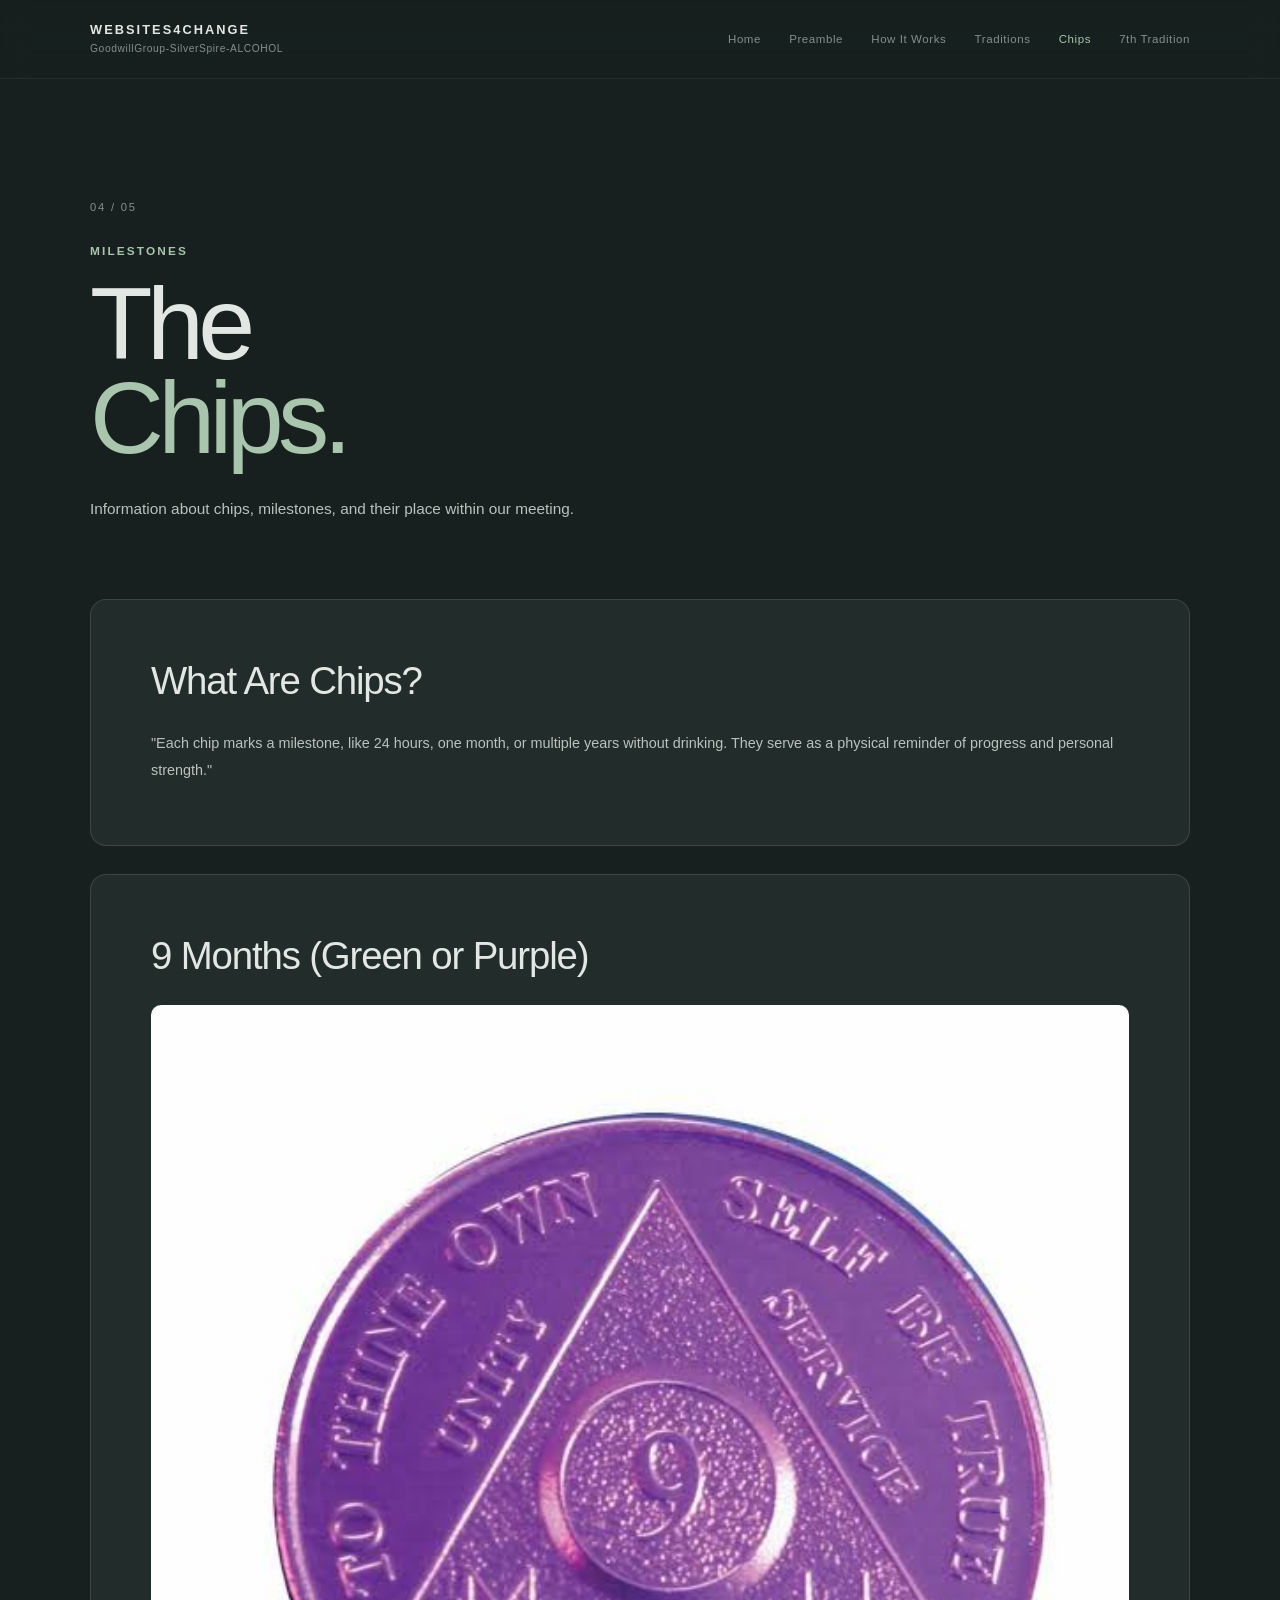
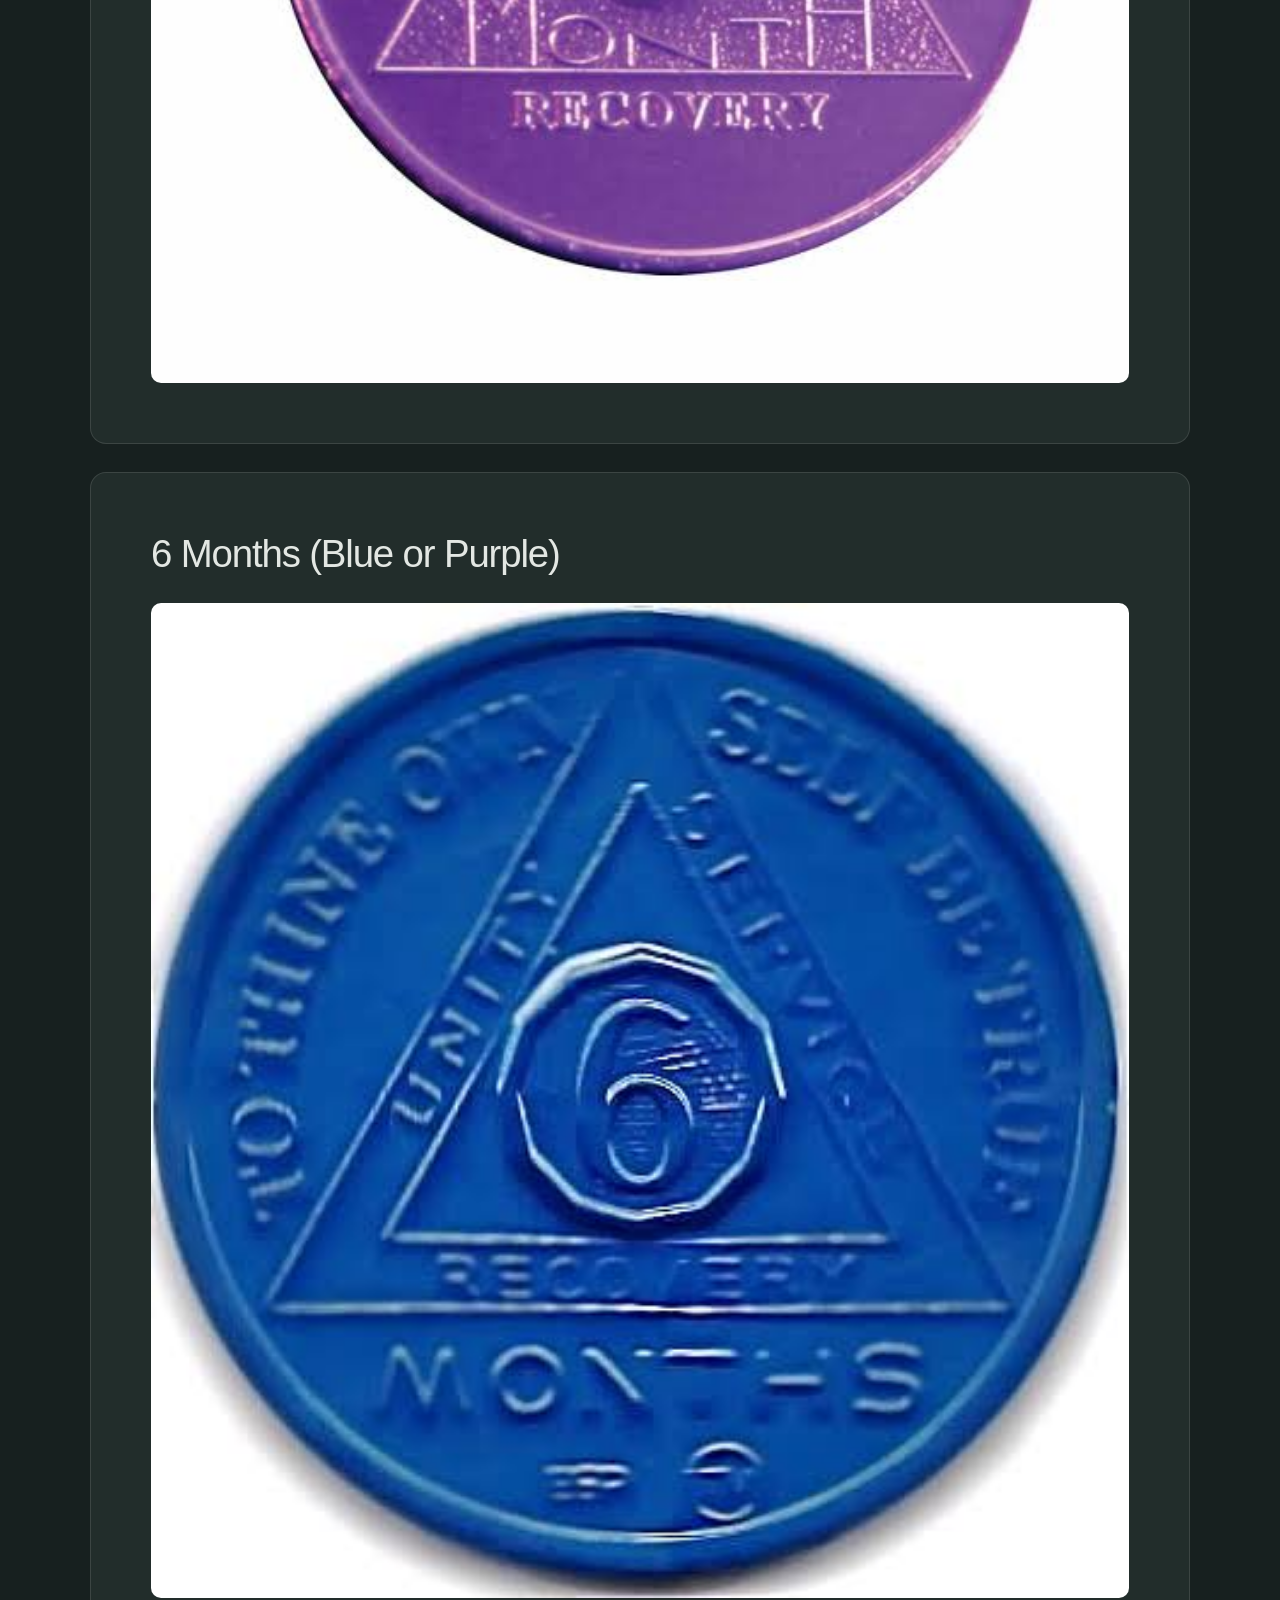
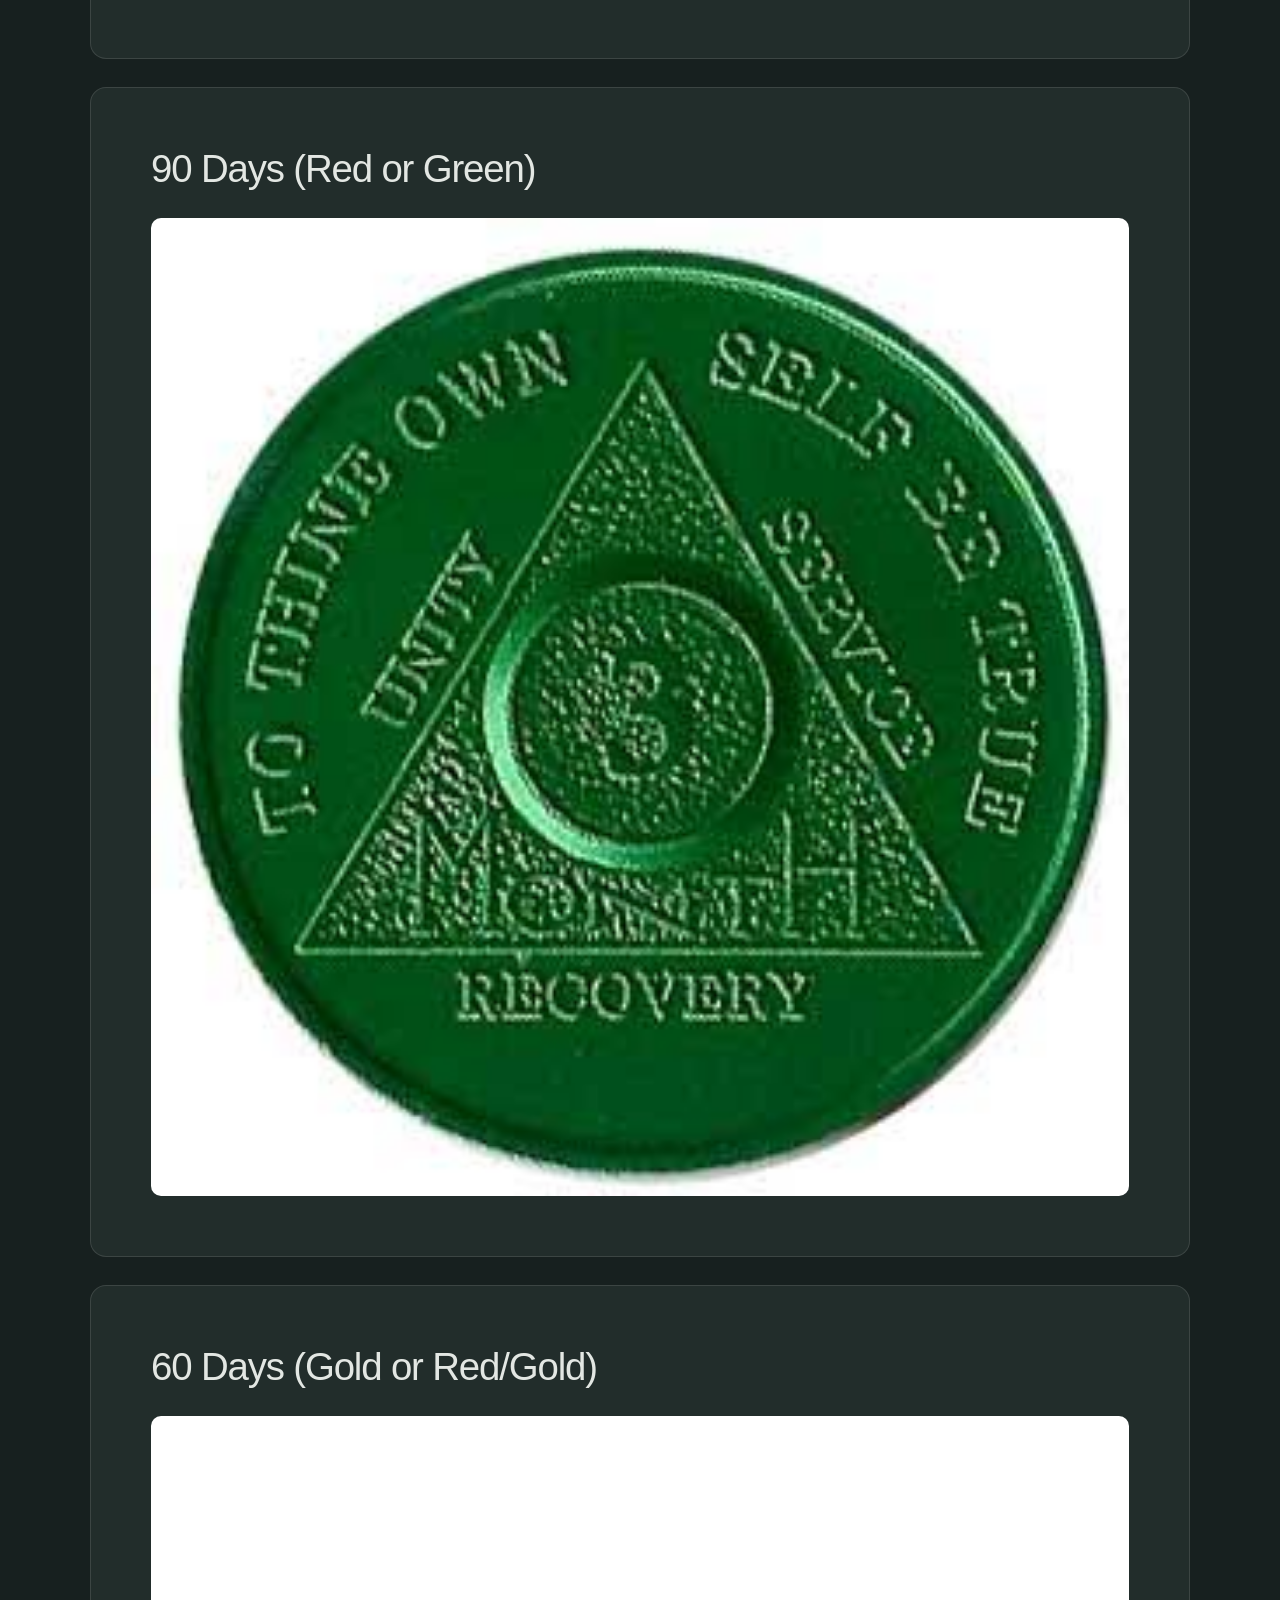
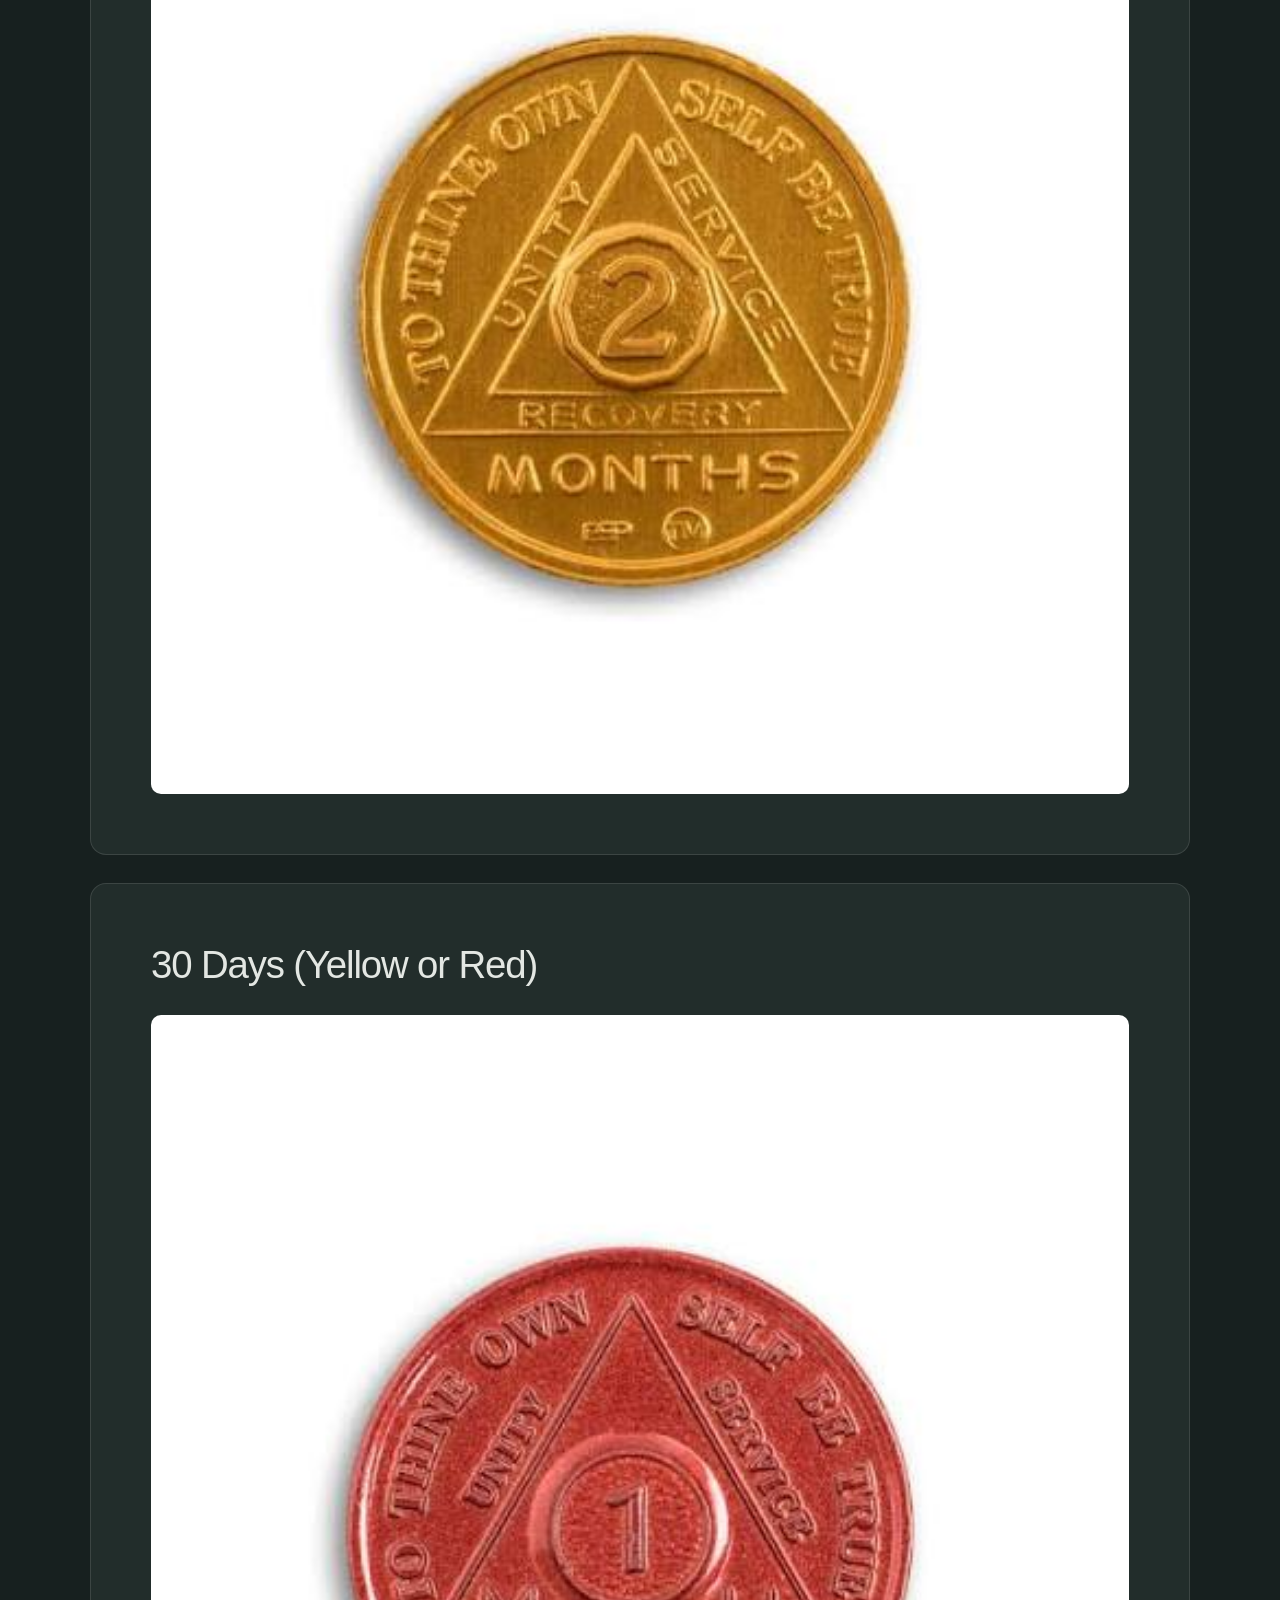
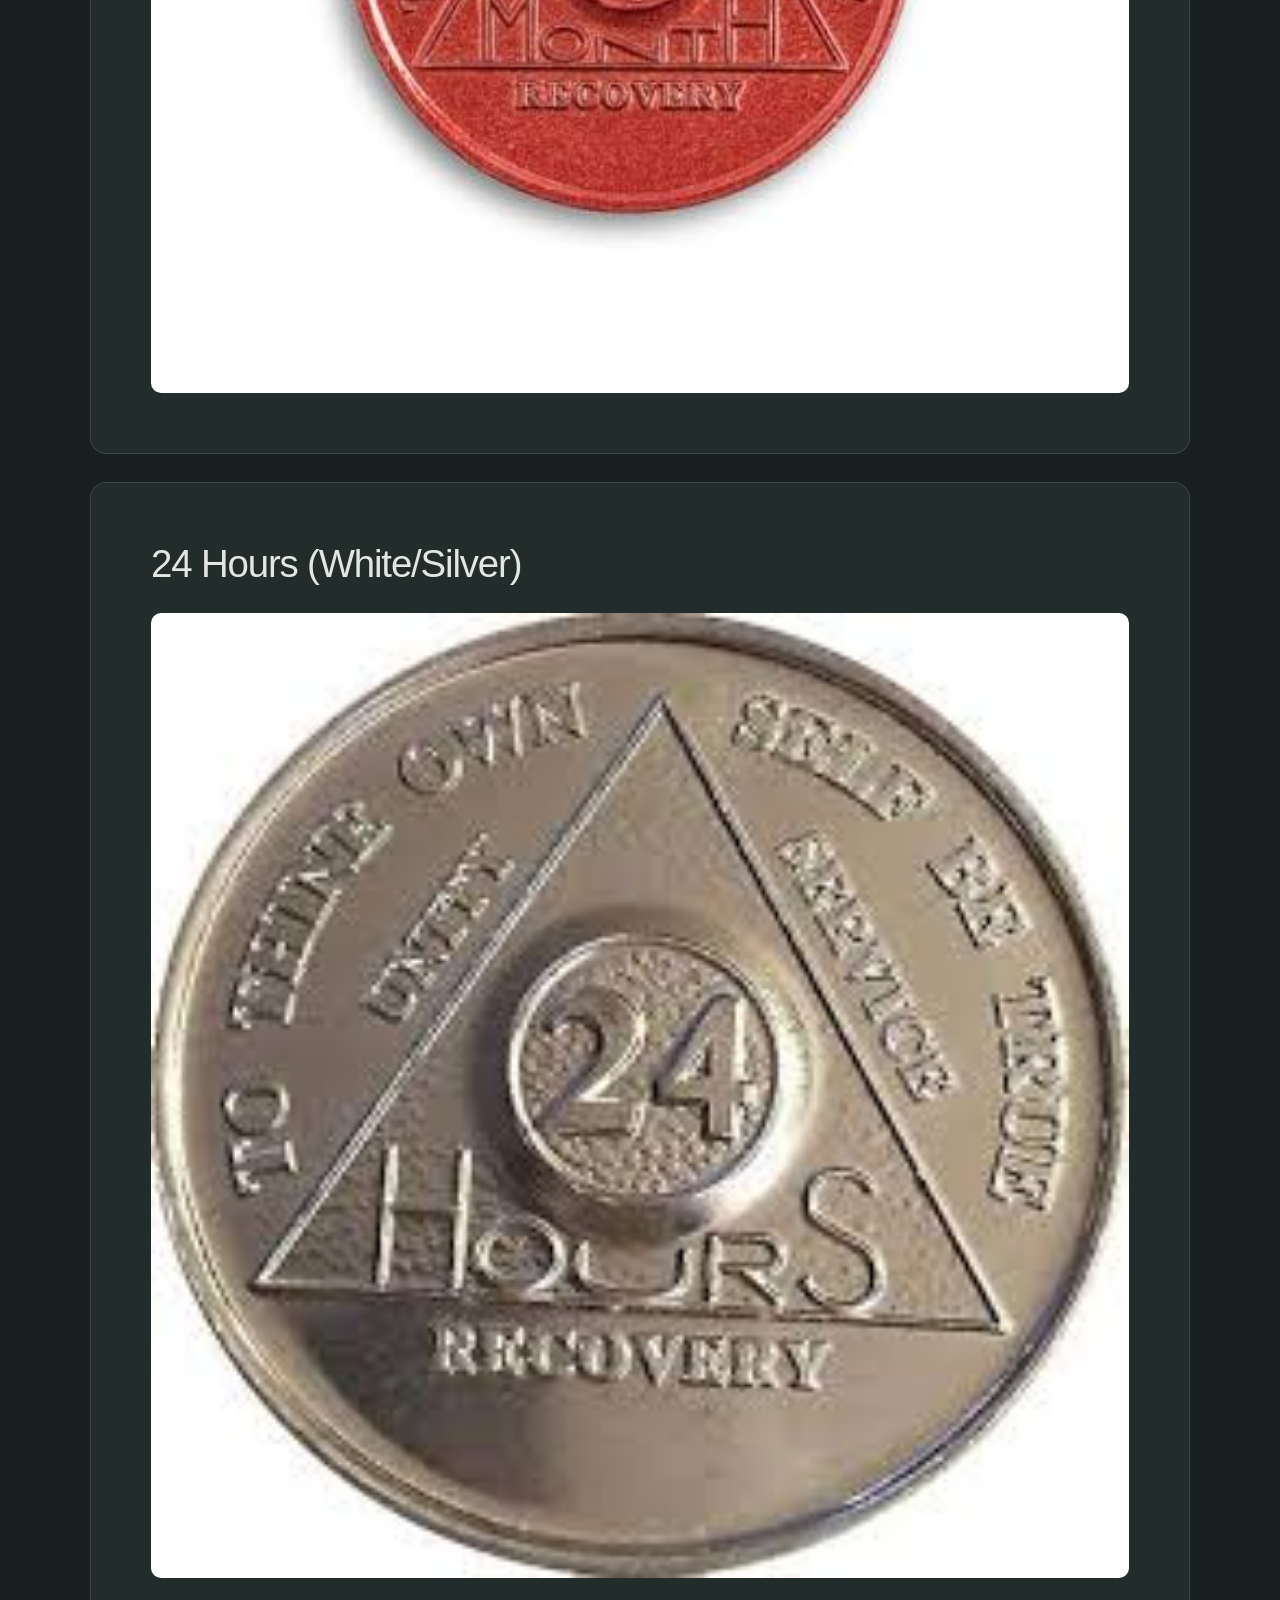
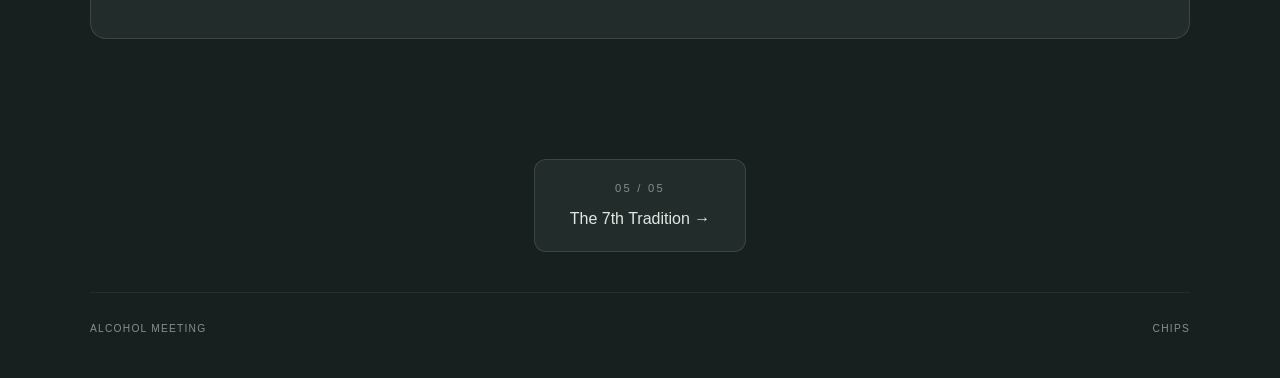
<file: chips.html>
<!DOCTYPE html>
<html lang="en">

<head>

    <meta charset="UTF-8">

    <meta
        name="viewport"
        content="width=device-width, initial-scale=1.0"
    >

    <title>Chips — AA Meeting</title>

    <link rel="stylesheet" href="functions/css/style.css">

</head>


<body>


<header class="site-header">

    <nav class="nav">


        <a href="index.html" class="brand">

            <span>WEBSITES4CHANGE</span>

            <small>
                GoodwillGroup-SilverSpire-ALCOHOL
            </small>

        </a>


        <button
            class="nav-toggle"
            aria-label="Open navigation"
            aria-expanded="false"
        >

            <span></span>
            <span></span>

        </button>


        <div class="nav-links">

            <a href="index.html">
                Home
            </a>

            <a href="preamble.html">
                Preamble
            </a>

            <a href="how-it-works.html">
                How It Works
            </a>

            <a href="traditions.html">
                Traditions
            </a>

            <a
                href="chips.html"
                class="active"
            >
                Chips
            </a>

            <a href="seventh-tradition.html">
                7th Tradition
            </a>

        </div>

    </nav>

</header>



<main>


    <section class="page-header">

        <p class="page-number">
            04 / 05
        </p>


        <p class="eyebrow">
            MILESTONES
        </p>


        <h1>
            The
            <span>Chips.</span>
        </h1>


        <p class="page-introduction">

            Information about chips, milestones,
            and their place within our meeting. 

        </p>

    </section>



    <section class="writing-page">

        <article class="content-box">

            <h2>
                What Are Chips?
            </h2>

            <p>

                "Each chip marks a milestone, like 24 hours, one month, or multiple years without drinking. They serve as a physical reminder of progress and personal strength."

            </p>

        </article>

	<article class="content-box">
		
	    <h2>

		9 Months (Green or Purple) </h2>

	     <img src="assets/images/9month.jpg">

	</article>
		
	<article class="content-box">
		
	    <h2>

		6 Months (Blue or Purple) </h2>

	     <img src="assets/images/6month.jpg">

	</article>


	<article class="content-box">
		
	    <h2>

		90 Days (Red or Green) </h2>

	     <img src="assets/images/3month.jpg">

	</article>

	<article class="content-box">
		
	    <h2>

		60 Days (Gold or Red/Gold) </h2>

	     <img src="assets/images/60day.jpg">

	</article>

	<article class="content-box">
		
	    <h2>

		30 Days (Yellow or Red) </h2>

	     <img src="assets/images/30days.jpg">

	</article>

	<article class="content-box">
		
	    <h2>

		24 Hours (White/Silver) </h2>

	     <img src="assets/images/24hour.jpg">

	</article>


    </section>

<section class="page-navigation">

    <a href="seventh-tradition.html" class="next-page">

        <span>05 / 05</span>

        <strong>
            The 7th Tradition →
        </strong>

    </a>

</section>

</main>



<footer class="site-footer">

    <span>
        ALCOHOL MEETING
    </span>

    <span>
        CHIPS
    </span>

</footer>



<script src="functions/js/script.js"></script>


</body>

</html>
</file>
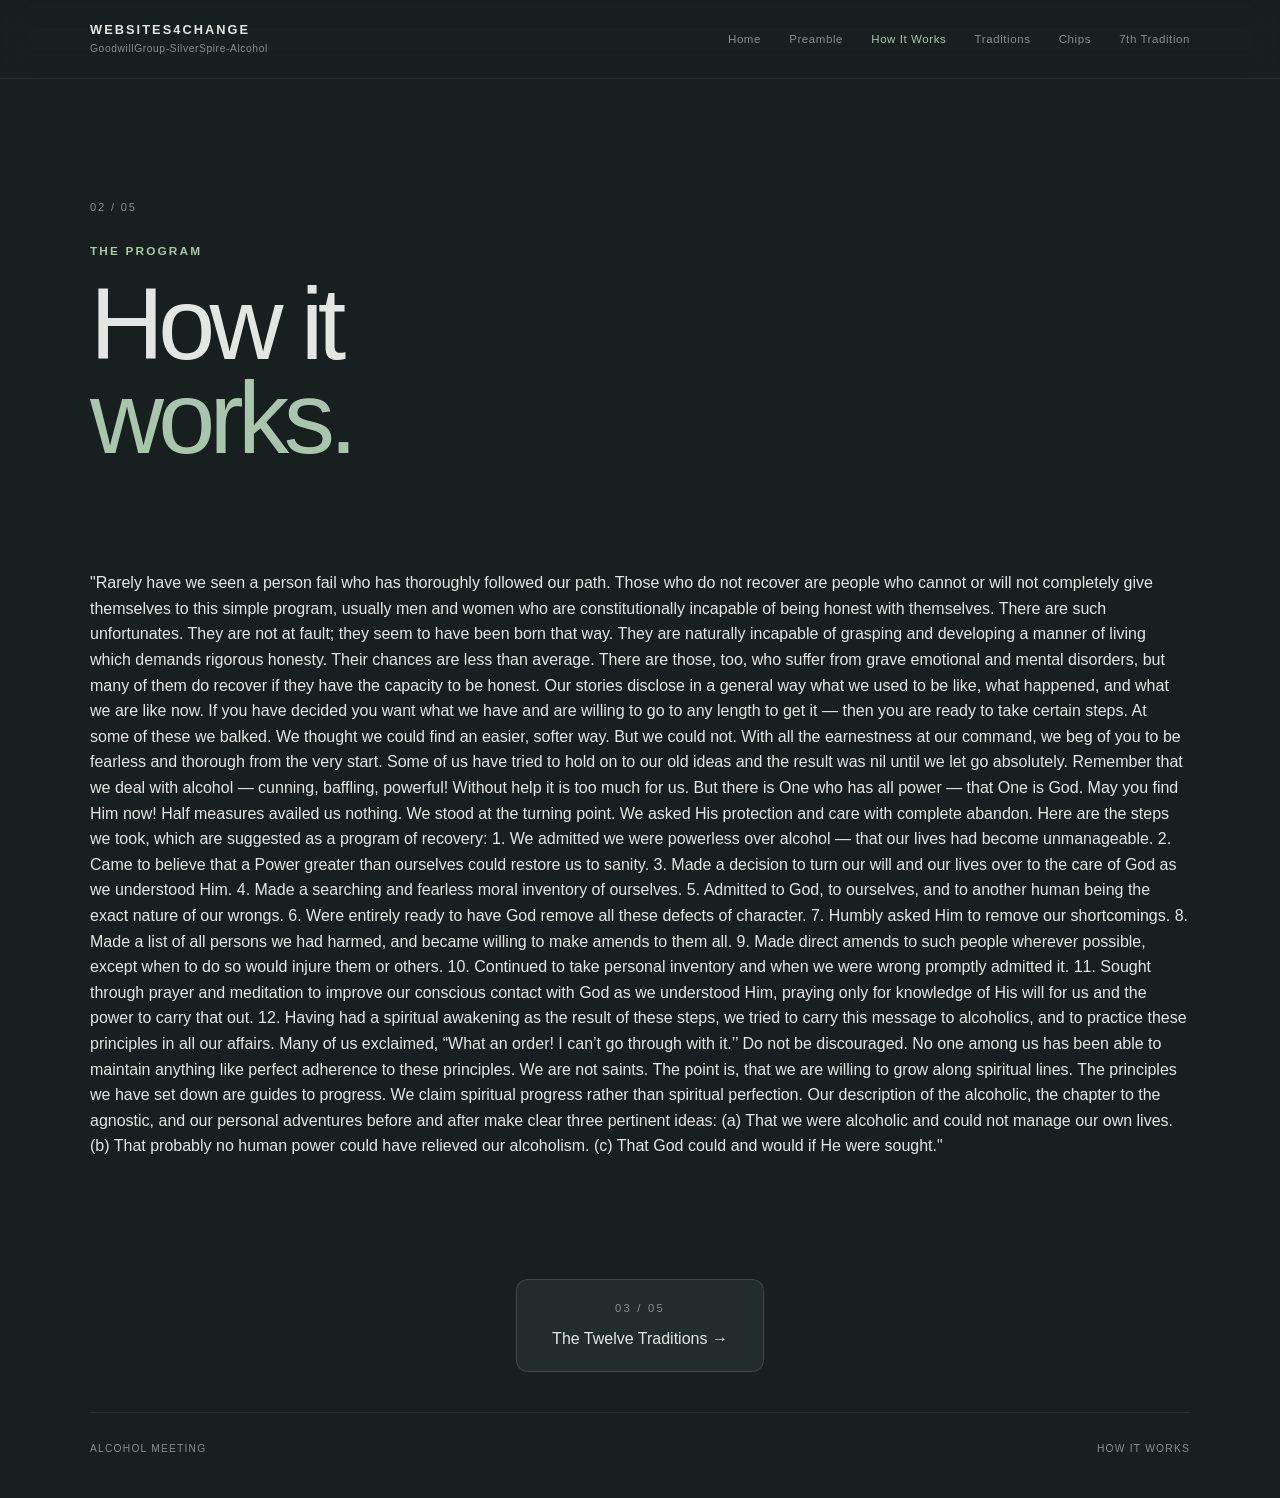
<file: how-it-works.html>
<!DOCTYPE html>
<html lang="en">

<head>

    <meta charset="UTF-8">

    <meta
        name="viewport"
        content="width=device-width, initial-scale=1.0"
    >

    <title>How It Works</title>

    <link rel="stylesheet" href="functions/css/style.css">

</head>


<body>


<header class="site-header">

    <nav class="nav">


        <a href="index.html" class="brand">

            <span>WEBSITES4CHANGE</span>

            <small>
                GoodwillGroup-SilverSpire-Alcohol
            </small>

        </a>


        <button
            class="nav-toggle"
            aria-label="Open navigation"
            aria-expanded="false"
        >

            <span></span>
            <span></span>

        </button>


        <div class="nav-links">

            <a href="index.html">
                Home
            </a>

            <a href="preamble.html">
                Preamble
            </a>

            <a
                href="how-it-works.html"
                class="active"
            >
                How It Works
            </a>

            <a href="traditions.html">
                Traditions
            </a>

            <a href="chips.html">
                Chips
            </a>

            <a href="seventh-tradition.html">
                7th Tradition
            </a>

        </div>

    </nav>

</header>



<main>


    <section class="page-header">

        <p class="page-number">
            02 / 05
        </p>


        <p class="eyebrow">
            THE PROGRAM
        </p>


        <h1>
            How it
            <span>works.</span>
        </h1>

    </section>

	<p>
                "Rarely have we seen a person fail who has thoroughly followed our path. Those who
do not recover are people who cannot or will not completely give themselves to this simple
program, usually men and women who are constitutionally incapable of being honest with
themselves. There are such unfortunates. They are not at fault; they seem to have been born
that way. They are naturally incapable of grasping and developing a manner of living which
demands rigorous honesty. Their chances are less than average. There are those, too, who
suffer from grave emotional and mental disorders, but many of them do recover if they have
the capacity to be honest.
Our stories disclose in a general way what we used to be like, what happened, and
what we are like now. If you have decided you want what we have and are willing to go to
any length to get it — then you are ready to take certain steps.
At some of these we balked. We thought we could find an easier, softer way. But we
could not. With all the earnestness at our command, we beg of you to be fearless and thorough from the very start. Some of us have tried to hold on to our old ideas and the result was
nil until we let go absolutely.
Remember that we deal with alcohol — cunning, baffling, powerful! Without help it is too
much for us. But there is One who has all power — that One is God. May you find Him now!
Half measures availed us nothing. We stood at the turning point. We asked His protection and care with complete abandon.
Here are the steps we took, which are suggested as a program of recovery:
 1. We admitted we were powerless over alcohol — that our lives had become
unmanageable.
 2. Came to believe that a Power greater than ourselves could restore us to sanity.
 3. Made a decision to turn our will and our lives over to the care of God as we
understood Him.
 4. Made a searching and fearless moral inventory of ourselves.
 5. Admitted to God, to ourselves, and to another human being the exact nature
of our wrongs.
 6. Were entirely ready to have God remove all these defects of character.
 7. Humbly asked Him to remove our shortcomings.
 8. Made a list of all persons we had harmed, and became willing to make amends
to them all.
 9. Made direct amends to such people wherever possible, except when to do so
would injure them or others.
10. Continued to take personal inventory and when we were wrong promptly
admitted it.
11. Sought through prayer and meditation to improve our conscious contact with
God as we understood Him, praying only for knowledge of His will for us and the
power to carry that out.
12. Having had a spiritual awakening as the result of these steps, we tried to carry this
message to alcoholics, and to practice these principles in all our affairs.
Many of us exclaimed, “What an order! I can’t go through with it.’’ Do not be discouraged. No one among us has been able to maintain anything like perfect adherence to these
principles. We are not saints. The point is, that we are willing to grow along spiritual lines.
The principles we have set down are guides to progress. We claim spiritual progress rather
than spiritual perfection.
Our description of the alcoholic, the chapter to the agnostic, and our personal adventures
before and after make clear three pertinent ideas:
(a) That we were alcoholic and could not manage our own lives.
(b) That probably no human power could have relieved our alcoholism.
(c) That God could and would if He were sought."


            </p>	

        </article>


    </section>

<section class="page-navigation">

    <a href="traditions.html" class="next-page">

        <span>03 / 05</span>

        <strong>
            The Twelve Traditions →
        </strong>

    </a>

</section>

</main>



<footer class="site-footer">

    <span>
        ALCOHOL MEETING
    </span>

    <span>
        HOW IT WORKS
    </span>

</footer>



<script src="functions/js/script.js"></script>


</body>

</html>
</file>
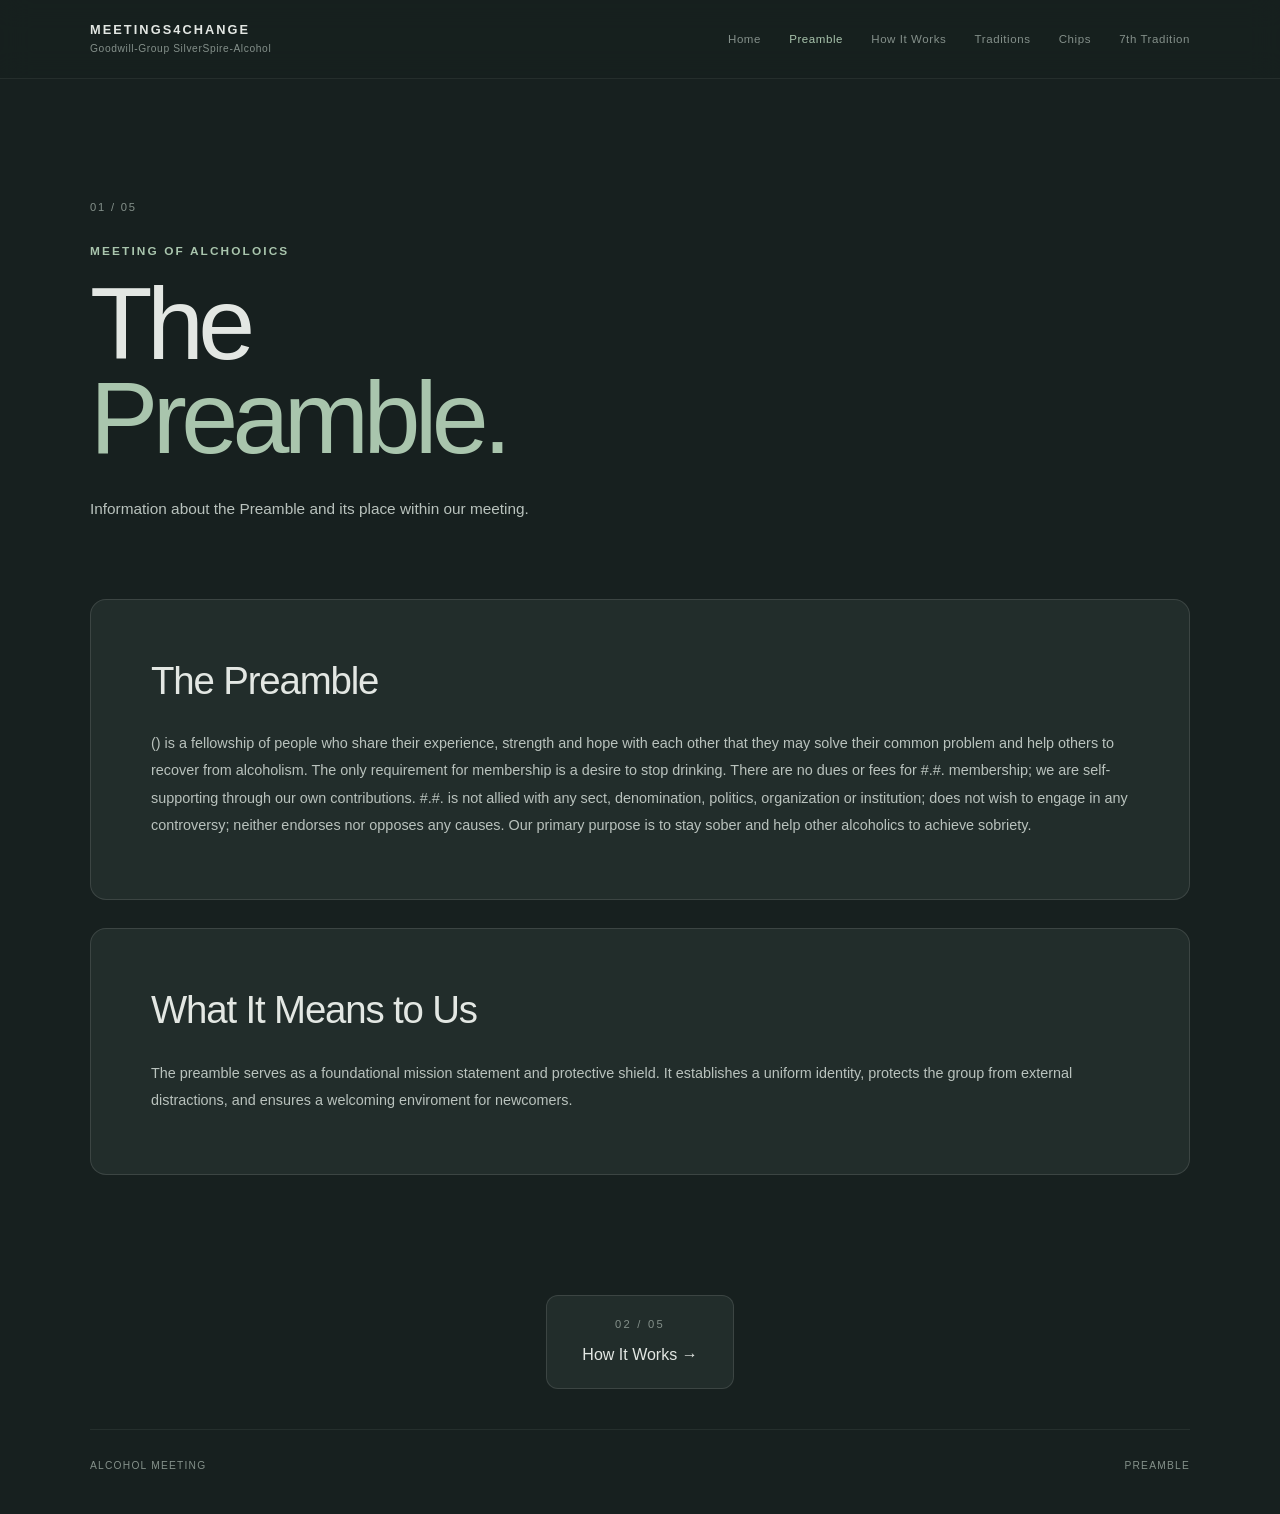
<file: preamble.html>
<!DOCTYPE html>
<html lang="en">

<head>

    <meta charset="UTF-8">

    <meta
        name="viewport"
        content="width=device-width, initial-scale=1.0"
    >

    <title>Preamble — Meeting</title>

    <link rel="stylesheet" href="functions/css/style.css">

</head>


<body>


<header class="site-header">

    <nav class="nav">


        <a href="index.html" class="brand">

            <span>MEETINGS4CHANGE</span>

            <small>
                Goodwill-Group SilverSpire-Alcohol
            </small>

        </a>


        <button
            class="nav-toggle"
            aria-label="Open navigation"
            aria-expanded="false"
        >

            <span></span>
            <span></span>

        </button>


        <div class="nav-links">

            <a href="index.html">
                Home
            </a>

            <a
                href="preamble.html"
                class="active"
            >
                Preamble
            </a>

            <a href="how-it-works.html">
                How It Works
            </a>

            <a href="traditions.html">
                Traditions
            </a>

            <a href="chips.html">
                Chips
            </a>

            <a href="seventh-tradition.html">
                7th Tradition
            </a>

        </div>

    </nav>

</header>



<main>


    <section class="page-header">


        <p class="page-number">
            01 / 05
        </p>


        <p class="eyebrow">
            MEETING OF ALCHOLOICS
        </p>


        <h1>
            The
            <span>Preamble.</span>
        </h1>


        <p class="page-introduction">

            Information about the Preamble and its
            place within our meeting.

        </p>


    </section>



    <section class="writing-page">


        <article class="content-box">


            <h2>
                The Preamble
            </h2>


            <p>

                () is a fellowship of people
who share their experience, strength and hope
with each other that they may solve their common
problem and help others to recover from
alcoholism.
The only requirement for membership is a desire
to stop drinking. There are no dues or fees for
#.#. membership; we are self-supporting through
our own contributions. #.#. is not allied with any
sect, denomination, politics, organization or
institution; does not wish to engage in any
controversy; neither endorses nor opposes any
causes. Our primary purpose is to stay sober and
help other alcoholics to achieve sobriety. 

            </p>


        </article>



        <article class="content-box">


            <h2>
                What It Means to Us
            </h2>


            <p>

                The preamble serves as a foundational mission statement and protective
		shield. It establishes a uniform identity, protects the group from 
		external distractions, and ensures a welcoming enviroment for newcomers.

            </p>


        </article>


    </section>

<section class="page-navigation">

    <a href="how-it-works.html" class="next-page">

        <span>02 / 05</span>

        <strong>
            How It Works →
        </strong>

    </a>

</section>

</main>



<footer class="site-footer">

    <span>
        ALCOHOL MEETING
    </span>

    <span>
        PREAMBLE
    </span>

</footer>



<script src="functions/js/script.js"></script>


</body>

</html>
</file>
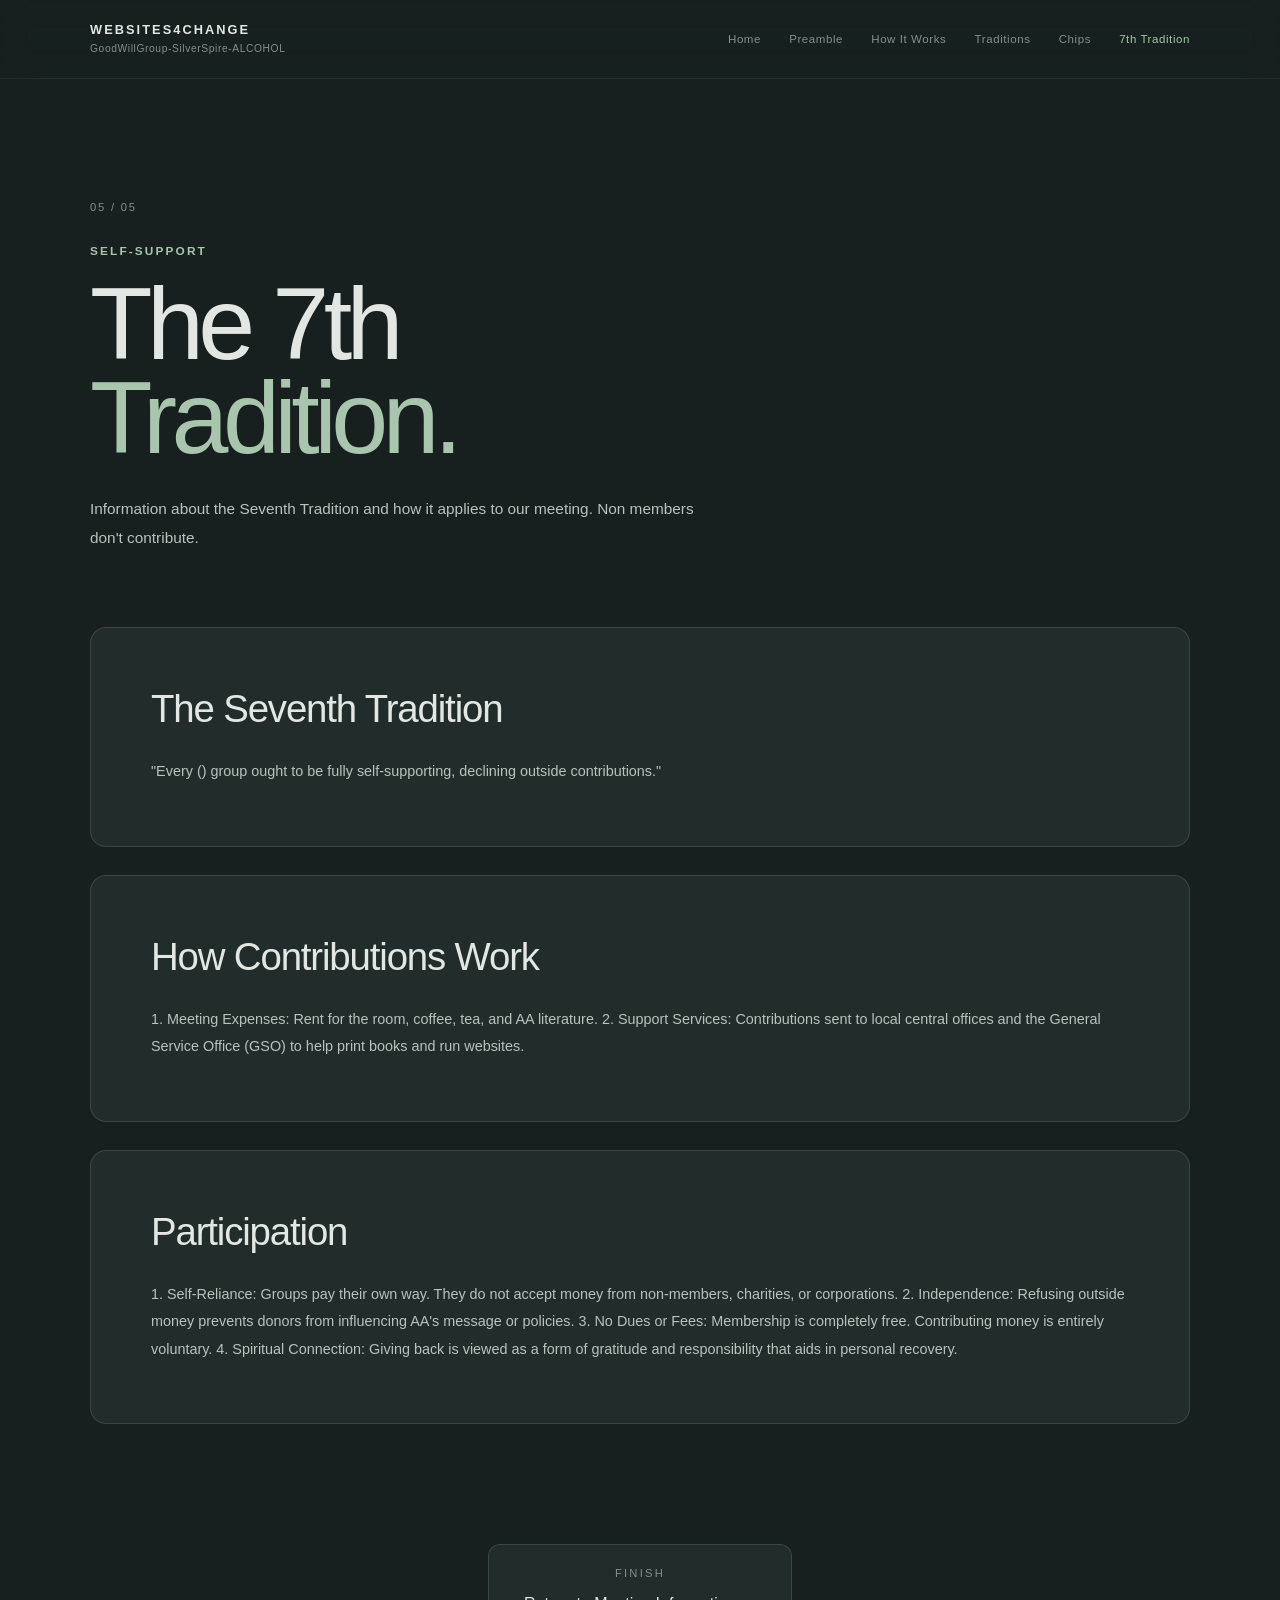
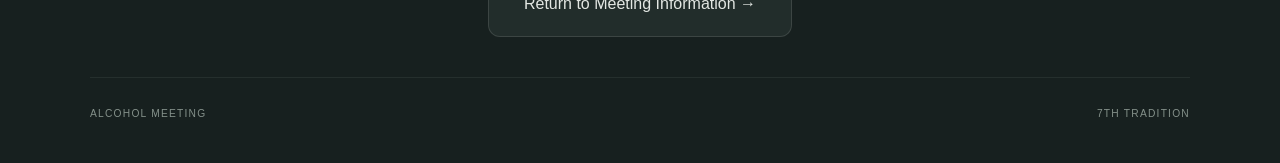
<file: seventh-tradition.html>
<!DOCTYPE html>
<html lang="en">

<head>

    <meta charset="UTF-8">

    <meta
        name="viewport"
        content="width=device-width, initial-scale=1.0"
    >

    <title>7th Tradition — AA Meeting</title>

    <link rel="stylesheet" href="functions/css/style.css">

</head>


<body>


<header class="site-header">

    <nav class="nav">


        <a href="index.html" class="brand">

            <span>WEBSITES4CHANGE</span>

            <small>
                GoodWillGroup-SilverSpire-ALCOHOL
            </small>

        </a>


        <button
            class="nav-toggle"
            aria-label="Open navigation"
            aria-expanded="false"
        >

            <span></span>
            <span></span>

        </button>


        <div class="nav-links">

            <a href="index.html">
                Home
            </a>

            <a href="preamble.html">
                Preamble
            </a>

            <a href="how-it-works.html">
                How It Works
            </a>

            <a href="traditions.html">
                Traditions
            </a>

            <a href="chips.html">
                Chips
            </a>

            <a
                href="seventh-tradition.html"
                class="active"
            >
                7th Tradition
            </a>

        </div>

    </nav>

</header>



<main>


    <section class="page-header">

        <p class="page-number">
            05 / 05
        </p>


        <p class="eyebrow">
            SELF-SUPPORT
        </p>


        <h1>
            The 7th
            <span>Tradition.</span>
        </h1>


        <p class="page-introduction">

            Information about the Seventh Tradition
            and how it applies to our meeting. Non members don't contribute.

        </p>

    </section>



    <section class="writing-page">


        <article class="content-box">

            <h2>
                The Seventh Tradition
            </h2>

            <p>

                "Every () group ought to be fully self-supporting, declining outside contributions."

            </p>

        </article>



        <article class="content-box">

            <h2>
                How Contributions Work
            </h2>

            <p>

                1. Meeting Expenses: Rent for the room, coffee, tea, and AA literature. 2. Support Services: Contributions sent to local central offices and the General Service Office (GSO) to help print books and run websites.

            </p>

        </article>



        <article class="content-box">

            <h2>
                Participation
            </h2>

            <p>

               1. Self-Reliance: Groups pay their own way. They do not accept money from non-members, charities, or corporations. 2. Independence: Refusing outside money prevents donors from influencing AA's message or policies. 3. No Dues or Fees: Membership is completely free. Contributing money is entirely voluntary. 4. Spiritual Connection: Giving back is viewed as a form of gratitude and responsibility that aids in personal recovery. 

            </p>

        </article>


    </section>

<section class="page-navigation">

    <a href="index.html" class="next-page">

        <span>FINISH</span>

        <strong>
            Return to Meeting Information →
        </strong>

    </a>

</section>

</main>

<footer class="site-footer">

    <span>
        ALCOHOL MEETING
    </span>

    <span>
        7TH TRADITION
    </span>

</footer>



<script src="functions/js/script.js"></script>


</body>

</html>
</file>
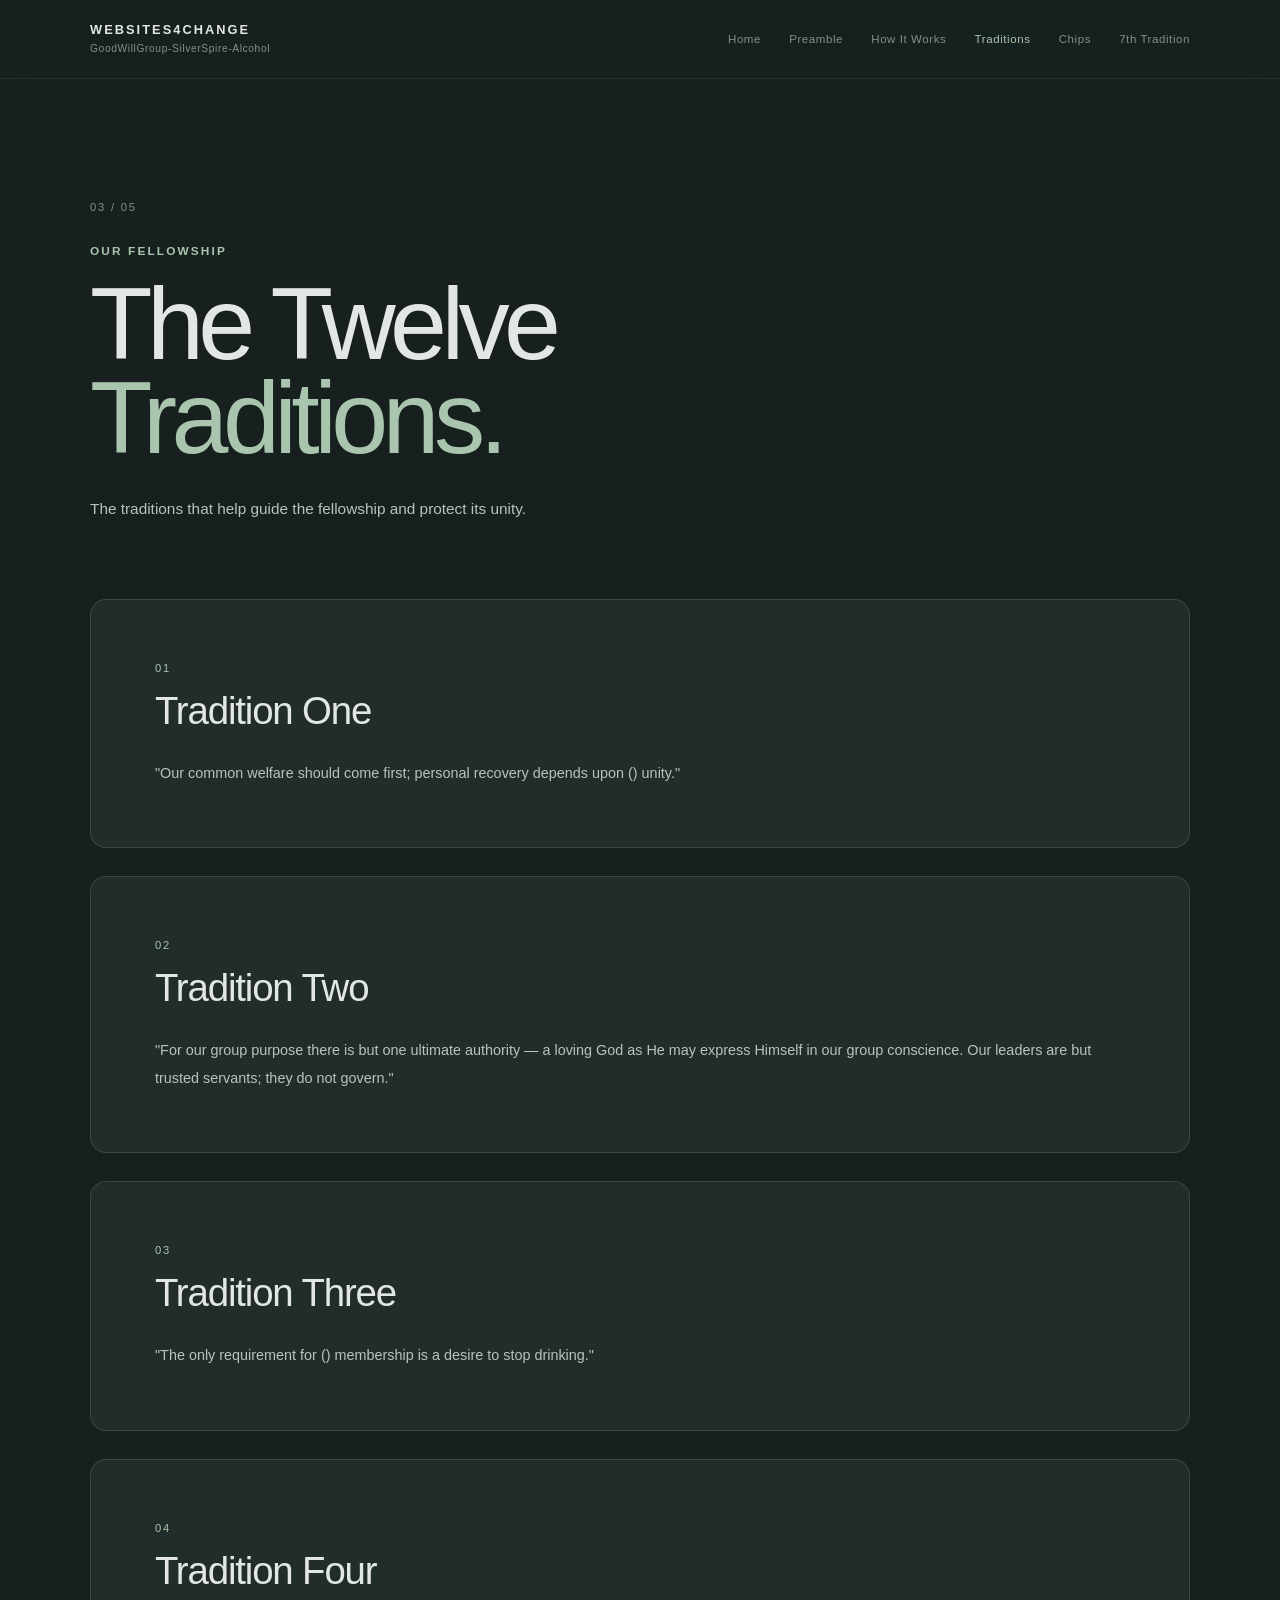
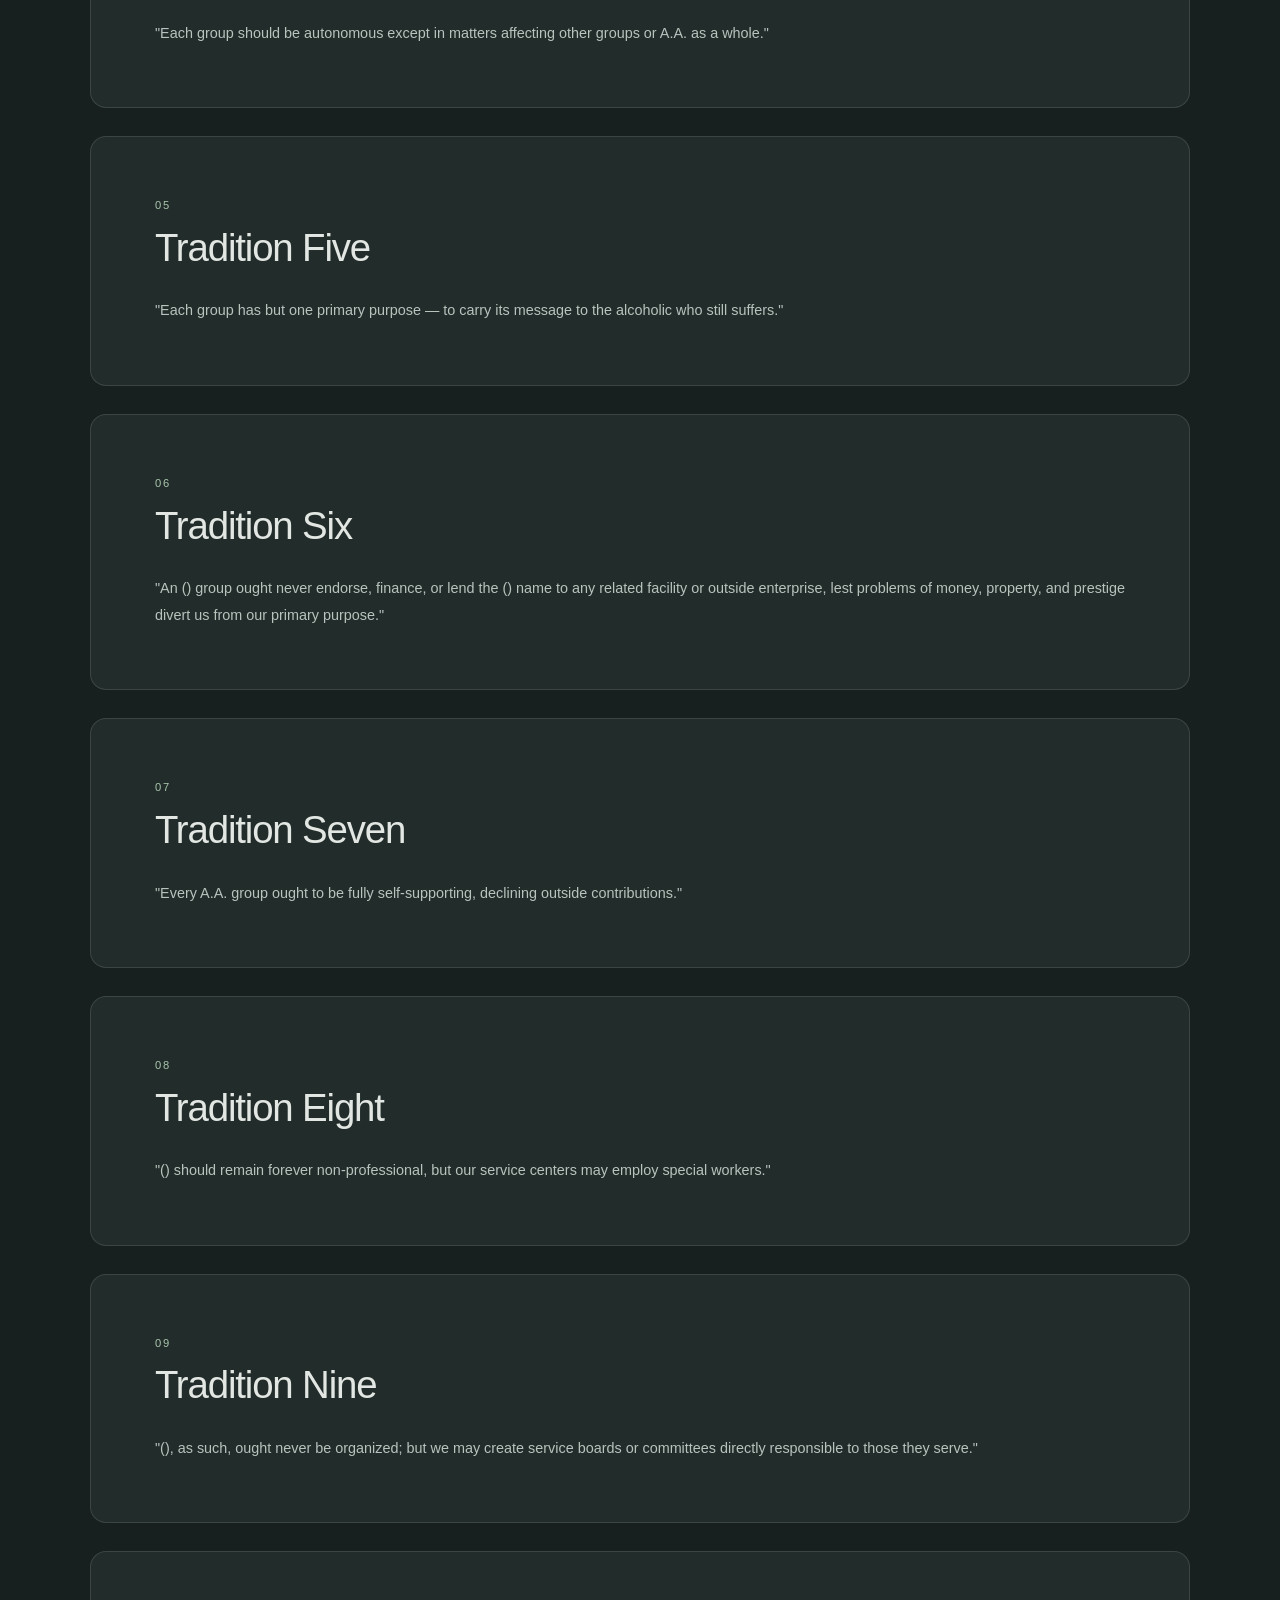
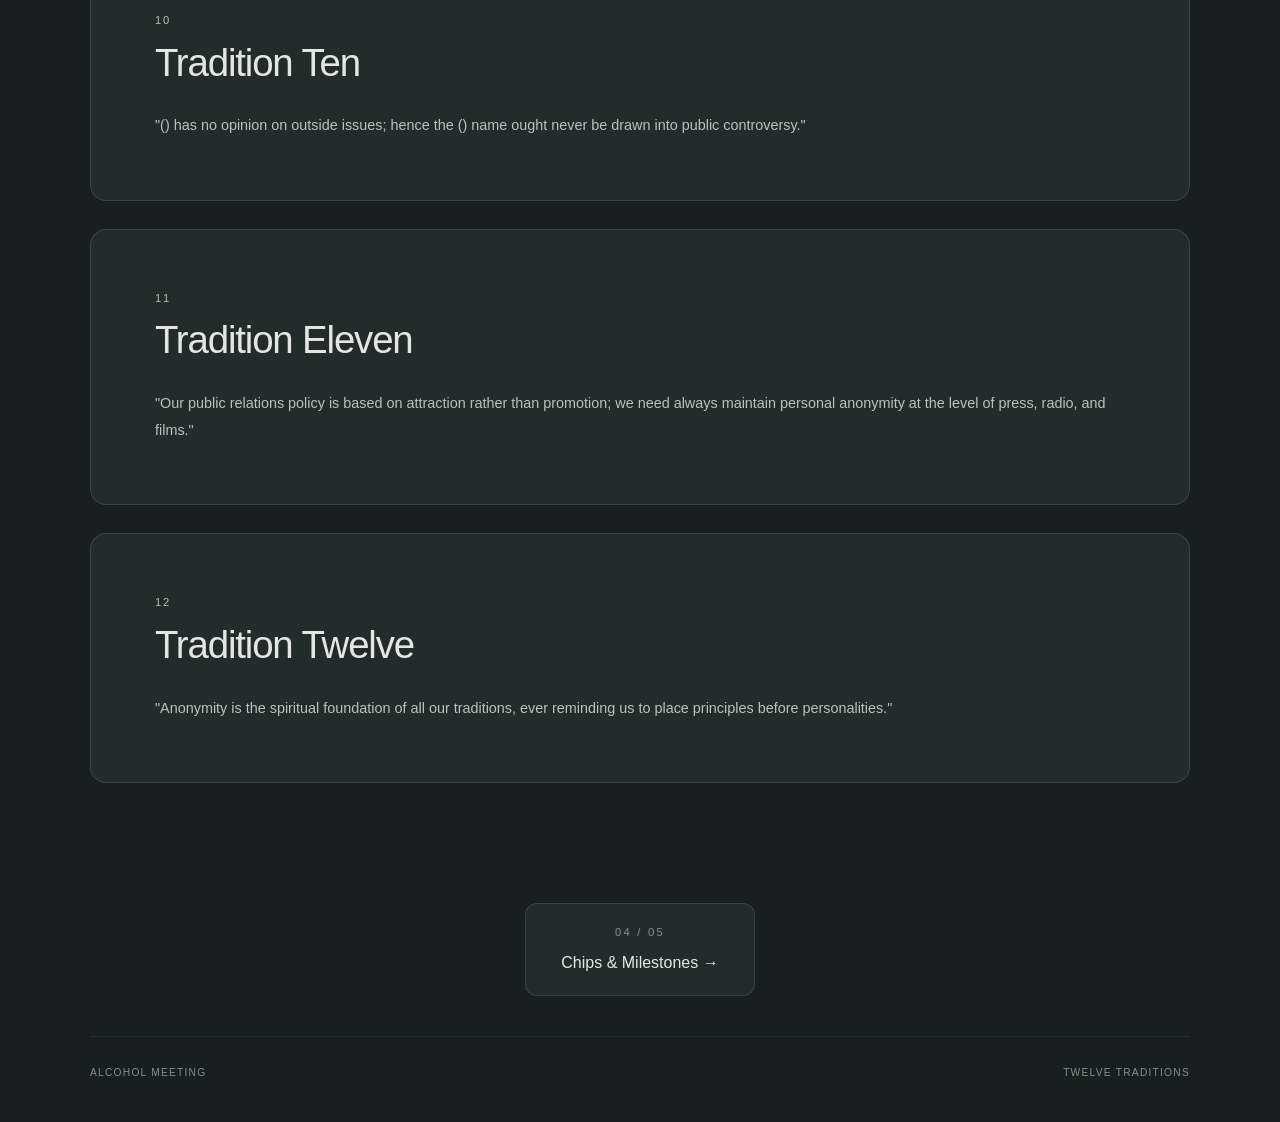
<file: traditions.html>
<!DOCTYPE html>
<html lang="en">

<head>

    <meta charset="UTF-8">

    <meta
        name="viewport"
        content="width=device-width, initial-scale=1.0"
    >

    <title>The Twelve Traditions</title>

    <link rel="stylesheet" href="functions/css/style.css">

</head>


<body>


<header class="site-header">

    <nav class="nav">


        <a href="index.html" class="brand">

            <span>WEBSITES4CHANGE</span>

            <small>
                GoodWillGroup-SilverSpire-Alcohol
            </small>

        </a>


        <button
            class="nav-toggle"
            aria-label="Open navigation"
            aria-expanded="false"
        >

            <span></span>
            <span></span>

        </button>


        <div class="nav-links">

            <a href="index.html">
                Home
            </a>

            <a href="preamble.html">
                Preamble
            </a>

            <a href="how-it-works.html">
                How It Works
            </a>

            <a
                href="traditions.html"
                class="active"
            >
                Traditions
            </a>

            <a href="chips.html">
                Chips
            </a>

            <a href="seventh-tradition.html">
                7th Tradition
            </a>

        </div>

    </nav>

</header>



<main>


    <section class="page-header">

        <p class="page-number">
            03 / 05
        </p>


        <p class="eyebrow">
            OUR FELLOWSHIP
        </p>


        <h1>
            The Twelve
            <span>Traditions.</span>
        </h1>


        <p class="page-introduction">

            The traditions that help guide the fellowship
            and protect its unity.

        </p>

    </section>



    <section class="writing-page">


        <article class="content-box tradition-box">

            <span class="tradition-number">
                01
            </span>

            <h2>
                Tradition One
            </h2>

            <p>
              "Our common welfare should come first; personal recovery depends upon () unity."  
            </p>

        </article>



        <article class="content-box tradition-box">

            <span class="tradition-number">
                02
            </span>

            <h2>
                Tradition Two
            </h2>

            <p>
                "For our group purpose there is but one ultimate authority — a loving God as He may express Himself in our group conscience. Our leaders are but trusted servants; they do not govern."
            </p>

        </article>



        <article class="content-box tradition-box">

            <span class="tradition-number">
                03
            </span>

            <h2>
                Tradition Three
            </h2>

            <p>
                "The only requirement for () membership is a desire to stop drinking."
            </p>

        </article>



        <article class="content-box tradition-box">

            <span class="tradition-number">
                04
            </span>

            <h2>
                Tradition Four
            </h2>

            <p>
              "Each group should be autonomous except in matters affecting other groups or A.A. as a whole."            
	    </p>

        </article>



        <article class="content-box tradition-box">

            <span class="tradition-number">
                05
            </span>

            <h2>
                Tradition Five
            </h2>

            <p>
                "Each group has but one primary purpose — to carry its message to the alcoholic who still suffers."
            </p>

        </article>



        <article class="content-box tradition-box">

            <span class="tradition-number">
                06
            </span>

            <h2>
                Tradition Six
            </h2>

            <p>
                "An () group ought never endorse, finance, or lend the () name to any related facility or outside enterprise, lest problems of money, property, and prestige divert us from our primary purpose."
            </p>

        </article>



        <article class="content-box tradition-box">

            <span class="tradition-number">
                07
            </span>

            <h2>
                Tradition Seven
            </h2>

            <p>
                "Every A.A. group ought to be fully self-supporting, declining outside contributions."

            </p>

        </article>



        <article class="content-box tradition-box">

            <span class="tradition-number">
                08
            </span>

            <h2>
                Tradition Eight
            </h2>

            <p>
                "() should remain forever non-professional, but our service centers may employ special workers."
            </p>

        </article>



        <article class="content-box tradition-box">

            <span class="tradition-number">
                09
            </span>

            <h2>
                Tradition Nine
            </h2>

            <p>
                "(), as such, ought never be organized; but we may create service boards or committees directly responsible to those they serve."
            </p>

        </article>



        <article class="content-box tradition-box">

            <span class="tradition-number">
                10
            </span>

            <h2>
                Tradition Ten
            </h2>

            <p>
                "() has no opinion on outside issues; hence the () name ought never be drawn into public controversy."
            </p>

        </article>



        <article class="content-box tradition-box">

            <span class="tradition-number">
                11
            </span>

            <h2>
                Tradition Eleven
            </h2>

            <p>
                "Our public relations policy is based on attraction rather than promotion; we need always maintain personal anonymity at the level of press, radio, and films."
            </p>

        </article>



        <article class="content-box tradition-box">

            <span class="tradition-number">
                12
            </span>

            <h2>
                Tradition Twelve
            </h2>

            <p>
                "Anonymity is the spiritual foundation of all our traditions, ever reminding us to place principles before personalities."
            </p>

        </article>


    </section>

<section class="page-navigation">

    <a href="chips.html" class="next-page">

        <span>04 / 05</span>

        <strong>
            Chips & Milestones →
        </strong>

    </a>

</section>

</main>



<footer class="site-footer">

    <span>
        ALCOHOL MEETING
    </span>

    <span>
        TWELVE TRADITIONS
    </span>

</footer>



<script src="functions/js/script.js"></script>


</body>

</html>
</file>
<file: functions/css/style.css>
/* =========================================================
   AA MEETING WEBSITE
   ========================================================= */


/* ---------------------------------------------------------
   VARIABLES
   --------------------------------------------------------- */

:root {

    --background: #17201f;

    --surface: #222d2b;

    --surface-light: #2d3936;

    --text: #e3e7e3;

    --text-soft: #b9c2bd;

    --text-muted: #84908a;

    --accent: #a9c5ad;

    --accent-dark: #708e78;

    --border: rgba(227, 231, 227, 0.13);

    --border-soft: rgba(227, 231, 227, 0.07);

}


/* ---------------------------------------------------------
   RESET
   --------------------------------------------------------- */

* {
    margin: 0;
    padding: 0;
    box-sizing: border-box;
}


html {
    scroll-behavior: smooth;
}


body {

    background: var(--background);

    color: var(--text);

    font-family:
        Arial,
        Helvetica,
        sans-serif;

    line-height: 1.6;

    min-height: 100vh;
}


img {

    display: block;

    max-width: 100%;

}


a {

    color: inherit;

    text-decoration: none;

}


/* ---------------------------------------------------------
   MAIN CONTAINER
   --------------------------------------------------------- */

main {

    width: min(1100px, 92%);

    margin: 0 auto;

}


/* ---------------------------------------------------------
   HEADER
   --------------------------------------------------------- */

.site-header {

    position: sticky;

    top: 0;

    z-index: 100;

    background:
        rgba(23, 32, 31, 0.94);

    backdrop-filter: blur(14px);

    border-bottom:
        1px solid var(--border-soft);

}


.nav {

    width: min(1100px, 92%);

    min-height: 78px;

    margin: 0 auto;

    display: flex;

    align-items: center;

    justify-content: space-between;

    gap: clamp(20px, 4vw, 50px);

}


/* ---------------------------------------------------------
   BRAND
   --------------------------------------------------------- */

.brand {

    display: flex;

    flex-direction: column;

    line-height: 1.1;

    flex-shrink: 0;

}


.brand span {

    font-size:
        clamp(0.75rem, 1vw, 0.9rem);

    font-weight: 700;

    letter-spacing: 0.16em;

}


.brand small {

    color: var(--text-muted);

    font-size:
        clamp(0.58rem, 0.8vw, 0.68rem);

    letter-spacing: 0.06em;

    margin-top: 6px;

}


/* ---------------------------------------------------------
   NAVIGATION
   --------------------------------------------------------- */

.nav-links {

    display: flex;

    align-items: center;

    gap: clamp(14px, 2.2vw, 30px);

}


.nav-links a {

    color: var(--text-muted);

    font-size:
        clamp(0.65rem, 0.9vw, 0.76rem);

    letter-spacing: 0.05em;

    transition:
        color 0.25s ease;

}


.nav-links a:hover {

    color: var(--text);

}


.nav-links a.active {

    color: var(--accent);

}


/* ---------------------------------------------------------
   MOBILE NAV BUTTON
   --------------------------------------------------------- */

.nav-toggle {

    display: none;

    width: 42px;

    height: 42px;

    border:
        1px solid var(--border);

    border-radius: 8px;

    background: transparent;

    cursor: pointer;

    padding: 9px;

}


.nav-toggle span {

    display: block;

    height: 1px;

    background: var(--text);

    margin: 6px 0;

}


/* ---------------------------------------------------------
   HERO
   --------------------------------------------------------- */

.hero {

    display: grid;

    grid-template-columns:
        minmax(0, 1.05fr)
        minmax(0, 0.95fr);

    align-items: center;

    gap:
        clamp(30px, 6vw, 80px);

    min-height: 650px;

    padding:
        clamp(50px, 8vw, 100px)
        0;

}


.hero-image {

    width: 100%;

    aspect-ratio: 16 / 10;

    overflow: hidden;

    border-radius:
        clamp(12px, 2vw, 22px);

    border:
        1px solid var(--border);

    background: var(--surface);

}


.hero-image img {

    width: 100%;

    height: 100%;

    object-fit: cover;

}


.hero-content {

    max-width: 550px;

}


.eyebrow {

    color: var(--accent);

    font-size:
        clamp(0.62rem, 1vw, 0.74rem);

    letter-spacing: 0.18em;

    font-weight: 600;

}


.hero h1 {

    font-size:
        clamp(3.2rem, 8vw, 7rem);

    line-height: 0.92;

    letter-spacing: -0.055em;

    font-weight: 500;

    margin:
        clamp(16px, 2vw, 25px)
        0
        clamp(20px, 3vw, 32px);

}


.hero-introduction {

    color: var(--text-soft);

    font-size:
        clamp(0.9rem, 1.2vw, 1.05rem);

    line-height: 1.85;

    max-width: 500px;

}

/* ---------------------------------------------------------
   START BUTTON
   --------------------------------------------------------- */

.start-section {
    display: flex;
    justify-content: center;

    padding:
        20px 0
        clamp(60px, 8vw, 100px);
}

.start-button {
    display: flex;
    flex-direction: column;
    align-items: center;

    gap: 8px;

    padding: 22px 40px;

    border: 1px solid var(--border);
    border-radius: 12px;

    background: var(--surface);

    color: var(--text);
    text-decoration: none;

    transition:
        background 0.3s ease,
        border-color 0.3s ease,
        transform 0.3s ease,
        box-shadow 0.3s ease;
}

.start-button span {
    color: var(--text-muted);

    font-size: 0.7rem;
    letter-spacing: 0.18em;
}

.start-button strong {
    color: var(--text);

    font-size: 1rem;
    font-weight: 500;
}

.start-button:hover {
    background: var(--surface-light);

    border-color: var(--accent);

    transform: translateY(-4px);

    box-shadow:
        0 10px 30px rgba(0, 0, 0, 0.2);
}

.start-button:active {
    transform: translateY(-1px);
}

/* ---------------------------------------------------------
   PAGE HEADER
   --------------------------------------------------------- */

.page-header {

    padding:
        clamp(70px, 10vw, 120px)
        0
        clamp(45px, 6vw, 75px);

    max-width: 850px;

}


.page-number {

    color: var(--text-muted);

    font-size:
        clamp(0.6rem, 0.9vw, 0.7rem);

    letter-spacing: 0.16em;

    margin-bottom: 25px;

}


.page-header h1 {

    font-size:
        clamp(3.2rem, 8vw, 7rem);

    line-height: 0.92;

    letter-spacing: -0.055em;

    font-weight: 500;

    margin:
        16px 0
        clamp(20px, 3vw, 30px);

}


.page-header h1 span {

    display: block;

    color: var(--accent);

}


.page-introduction {

    color: var(--text-soft);

    font-size:
        clamp(0.9rem, 1.2vw, 1.05rem);

    line-height: 1.85;

    max-width: 620px;

}


/* ---------------------------------------------------------
   CONTENT SECTIONS
   --------------------------------------------------------- */

.content-section {

    padding:
        clamp(35px, 5vw, 65px)
        0;

}


.section-label {

    color: var(--text-muted);

    font-size:
        clamp(0.6rem, 0.9vw, 0.7rem);

    letter-spacing: 0.18em;

    margin-bottom: 18px;

}


/* ---------------------------------------------------------
   CONTENT BOX
   --------------------------------------------------------- */

.content-box {

    background: var(--surface);

    border:
        1px solid var(--border);

    border-radius:
        clamp(10px, 1.5vw, 16px);

    padding:
        clamp(26px, 5vw, 60px);

    margin-bottom:
        clamp(18px, 2.5vw, 28px);

}


.content-box:last-child {

    margin-bottom: 0;

}


.content-box h2 {

    font-size:
        clamp(1.7rem, 3vw, 2.6rem);

    line-height: 1.1;

    font-weight: 500;

    letter-spacing: -0.03em;

    margin-bottom:
        clamp(18px, 2.5vw, 28px);

}


.content-box p {

    color: var(--text-soft);

    font-size:
        clamp(0.9rem, 1vw, 1rem);

    line-height: 1.9;

    margin-bottom: 20px;

}


.content-box p:last-child {

    margin-bottom: 0;

}

.content-box img {
    display: block;
    width: 100%;
    max-width: 100%;
    height: auto;

    margin-top: 20px;

    border-radius: 10px;
}


/* ---------------------------------------------------------
   INFORMATION GRID
   --------------------------------------------------------- */

.information-grid {

    display: grid;

    grid-template-columns:
        repeat(2, minmax(0, 1fr));

    gap:
        clamp(20px, 4vw, 45px);

    margin-top:
        clamp(25px, 4vw, 45px);

}


.info-label {

    display: block;

    color: var(--accent);

    font-size: 0.65rem;

    letter-spacing: 0.15em;

    margin-bottom: 6px;

}


.information-grid p {

    margin: 0;

    color: var(--text);

}


/* ---------------------------------------------------------
   MEETING PHOTOS
   --------------------------------------------------------- */

.meeting-photo-grid {

    display: grid;

    grid-template-columns:
        repeat(2, minmax(0, 1fr));

    gap:
        clamp(16px, 3vw, 32px);

}


.meeting-photo {

    overflow: hidden;

    border:
        1px solid var(--border);

    border-radius:
        clamp(10px, 1.5vw, 16px);

    background: var(--surface);

}


.meeting-photo img {

    width: 100%;

    aspect-ratio: 4 / 3;

    object-fit: cover;

    transition:
        transform 0.5s ease;

}


.meeting-photo:hover img {

    transform: scale(1.025);

}


.photo-caption {

    padding:
        clamp(16px, 2vw, 24px);

    color: var(--text-soft);

    font-size:
        clamp(0.75rem, 1vw, 0.85rem);

    letter-spacing: 0.06em;

}


.photo-caption span {

    color: var(--accent);

    margin-right: 12px;

    font-size: 0.65rem;

}


/* ---------------------------------------------------------
   WRITING PAGES
   --------------------------------------------------------- */

/* ---------------------------------------------------------
   PAGE NAVIGATION
   --------------------------------------------------------- */

.page-navigation {
    display: flex;
    justify-content: center;

    margin-top: 80px;
    padding: 40px 20px;
}

.next-page {
    display: flex;
    flex-direction: column;
    align-items: center;

    gap: 8px;

    padding: 20px 35px;

    border: 1px solid var(--border);
    border-radius: 12px;

    background: var(--surface);

    color: var(--text);
    text-decoration: none;

    transition:
        background 0.3s ease,
        border-color 0.3s ease,
        transform 0.3s ease,
        box-shadow 0.3s ease;
}

.next-page span {
    color: var(--text-muted);

    font-size: 0.7rem;
    letter-spacing: 0.2em;
}

.next-page strong {
    color: var(--text);

    font-size: 1rem;
    font-weight: 500;
}

.next-page:hover {
    background: var(--surface-light);

    border-color: var(--accent);

    transform: translateY(-4px);

    box-shadow:
        0 10px 30px rgba(0, 0, 0, 0.2);
}

.next-page:active {
    transform: translateY(-1px);
}



/* ---------------------------------------------------------
   TRADITIONS
   --------------------------------------------------------- */

.tradition-box {

    position: relative;

    padding-left:
        clamp(26px, 5vw, 70px);

}


.tradition-number {

    display: block;

    color: var(--accent);

    font-size: 0.7rem;

    letter-spacing: 0.15em;

    margin-bottom: 12px;

}


/* ---------------------------------------------------------
   FOOTER
   --------------------------------------------------------- */

.site-footer {

    width: min(1100px, 92%);

    margin: 0 auto;

    padding:
        28px 0
        40px;

    border-top:
        1px solid var(--border-soft);

    display: flex;

    justify-content: space-between;

    gap: 20px;

    color: var(--text-muted);

    font-size:
        clamp(0.58rem, 0.8vw, 0.68rem);

    letter-spacing: 0.12em;

}


/* ---------------------------------------------------------
   REVEAL ANIMATION
   --------------------------------------------------------- */

.reveal {

    opacity: 0;

    transform: translateY(18px);

    transition:
        opacity 0.7s ease,
        transform 0.7s ease;

}


.reveal.visible {

    opacity: 1;

    transform: translateY(0);

}


/* =========================================================
   STRUCTURAL BREAKPOINT
   ========================================================= */

@media (max-width: 850px) {


    .nav-toggle {

        display: block;

    }


    .nav {

        position: relative;

    }


    .nav-links {

        display: none;

        position: absolute;

        top: 78px;

        left: 0;

        right: 0;

        flex-direction: column;

        align-items: stretch;

        gap: 0;

        padding:
            12px 18px;

        background: var(--surface);

        border:
            1px solid var(--border);

        border-radius:
            0 0 12px 12px;

    }


    .nav-links.open {

        display: flex;

    }


    .nav-links a {

        padding: 14px 8px;

        border-bottom:
            1px solid var(--border-soft);

    }


    .nav-links a:last-child {

        border-bottom: none;

    }


    .hero {

        grid-template-columns: 1fr;

        min-height: auto;

    }


    .hero-image {

        max-width: 750px;

    }


    .hero-content {

        max-width: 700px;

    }

}


/* =========================================================
   PHONE
   ========================================================= */

@media (max-width: 600px) {


    main,
    .nav,
    .site-footer {

        width: 90%;

    }


    .hero {

        padding-top: 45px;

    }


    .information-grid {

        grid-template-columns: 1fr;

    }


    .meeting-photo-grid {

        grid-template-columns: 1fr;

    }


    .site-footer {

        flex-direction: column;

        gap: 8px;

    }

}
</file>
